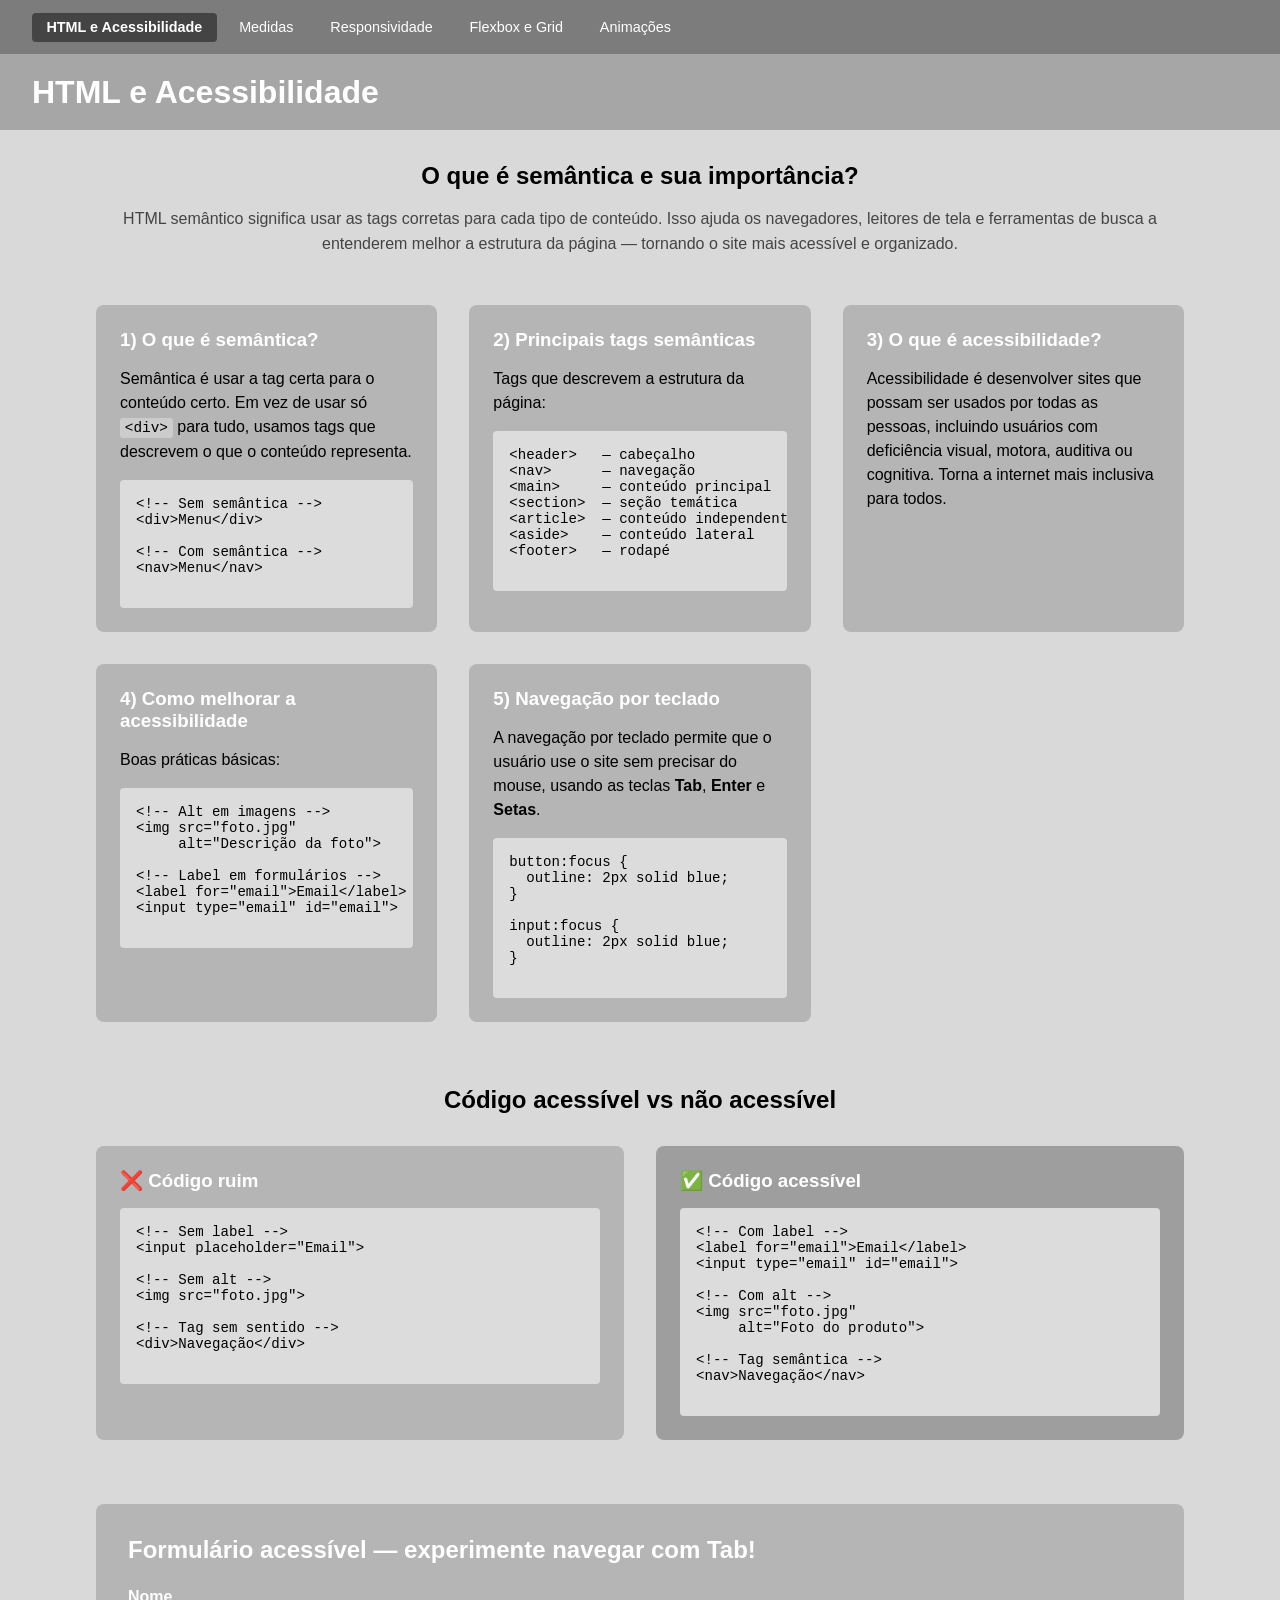
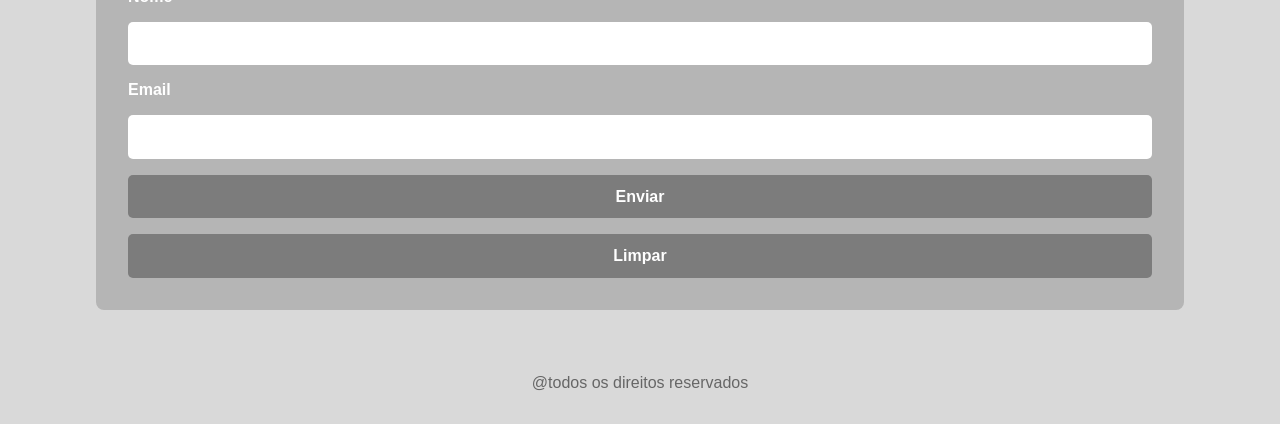
<file: index.html>
<!DOCTYPE html>
<html lang="pt-BR">
<head>
  <meta charset="UTF-8">
  <meta name="viewport" content="width=device-width, initial-scale=1.0">
  <title>HTML e Acessibilidade</title>
  <link rel="stylesheet" href="style.css">
  <link rel="stylesheet" href="acessibilidade.css">
</head>
<body>

  <nav class="navbar">
    <ul>
      <li><a href="index.html" class="ativo">HTML e Acessibilidade</a></li>
      <li><a href="medidas.html">Medidas</a></li>
      <li><a href="responsividade.html">Responsividade</a></li>
      <li><a href="layout.html">Flexbox e Grid</a></li>
      <li><a href="animacoes.html">Animações</a></li>
    </ul>
  </nav>

  <header class="top-bar">
    <h1>HTML e Acessibilidade</h1>
  </header>

  <main class="content">

    <section class="intro">
      <h2>O que é semântica e sua importância?</h2>
      <p>
        HTML semântico significa usar as tags corretas para cada tipo de conteúdo.
        Isso ajuda os navegadores, leitores de tela e ferramentas de busca a entenderem
        melhor a estrutura da página — tornando o site mais acessível e organizado.
      </p>
    </section>

    <!-- TÓPICO 1 e 2: Semântica e tags -->
    <section class="topics">

      <article class="card">
        <h3>1) O que é semântica?</h3>
        <p>
          Semântica é usar a tag certa para o conteúdo certo.
          Em vez de usar só <code>&lt;div&gt;</code> para tudo,
          usamos tags que descrevem o que o conteúdo representa.
        </p>
        <pre>
&lt;!-- Sem semântica --&gt;
&lt;div&gt;Menu&lt;/div&gt;

&lt;!-- Com semântica --&gt;
&lt;nav&gt;Menu&lt;/nav&gt;
        </pre>
      </article>

      <article class="card">
        <h3>2) Principais tags semânticas</h3>
        <p>Tags que descrevem a estrutura da página:</p>
        <pre>
&lt;header&gt;   — cabeçalho
&lt;nav&gt;      — navegação
&lt;main&gt;     — conteúdo principal
&lt;section&gt;  — seção temática
&lt;article&gt;  — conteúdo independente
&lt;aside&gt;    — conteúdo lateral
&lt;footer&gt;   — rodapé
        </pre>
      </article>

      <article class="card">
        <h3>3) O que é acessibilidade?</h3>
        <p>
          Acessibilidade é desenvolver sites que possam ser usados por todas as pessoas,
          incluindo usuários com deficiência visual, motora, auditiva ou cognitiva.
          Torna a internet mais inclusiva para todos.
        </p>
      </article>

      <article class="card">
        <h3>4) Como melhorar a acessibilidade</h3>
        <p>Boas práticas básicas:</p>
        <pre>
&lt;!-- Alt em imagens --&gt;
&lt;img src="foto.jpg"
     alt="Descrição da foto"&gt;

&lt;!-- Label em formulários --&gt;
&lt;label for="email"&gt;Email&lt;/label&gt;
&lt;input type="email" id="email"&gt;
        </pre>
      </article>

      <article class="card">
        <h3>5) Navegação por teclado</h3>
        <p>
          A navegação por teclado permite que o usuário use o site
          sem precisar do mouse, usando as teclas <strong>Tab</strong>,
          <strong>Enter</strong> e <strong>Setas</strong>.
        </p>
        <pre>
button:focus {
  outline: 2px solid blue;
}

input:focus {
  outline: 2px solid blue;
}
        </pre>
      </article>

    </section>

    <!-- Comparação bom vs ruim -->
    <section class="comparison">
      <h2>Código acessível vs não acessível</h2>
      <div class="comparison-box">

        <div class="bad">
          <h3>❌ Código ruim</h3>
          <pre>
&lt;!-- Sem label --&gt;
&lt;input placeholder="Email"&gt;

&lt;!-- Sem alt --&gt;
&lt;img src="foto.jpg"&gt;

&lt;!-- Tag sem sentido --&gt;
&lt;div&gt;Navegação&lt;/div&gt;
          </pre>
        </div>

        <div class="good">
          <h3>✅ Código acessível</h3>
          <pre>
&lt;!-- Com label --&gt;
&lt;label for="email"&gt;Email&lt;/label&gt;
&lt;input type="email" id="email"&gt;

&lt;!-- Com alt --&gt;
&lt;img src="foto.jpg"
     alt="Foto do produto"&gt;

&lt;!-- Tag semântica --&gt;
&lt;nav&gt;Navegação&lt;/nav&gt;
          </pre>
        </div>

      </div>
    </section>

    <!-- Formulário acessível de demonstração -->
    <section class="form-section">
      <h2>Formulário acessível — experimente navegar com Tab!</h2>
      <form>
        <label for="nome">Nome</label>
        <input type="text" id="nome">

        <label for="email2">Email</label>
        <input type="email" id="email2">

        <button type="submit">Enviar</button>
        <button type="reset">Limpar</button>
      </form>
    </section>

  </main>

  <footer>
    <p>@todos os direitos reservados</p>
  </footer>

</body>
</html>
</file>
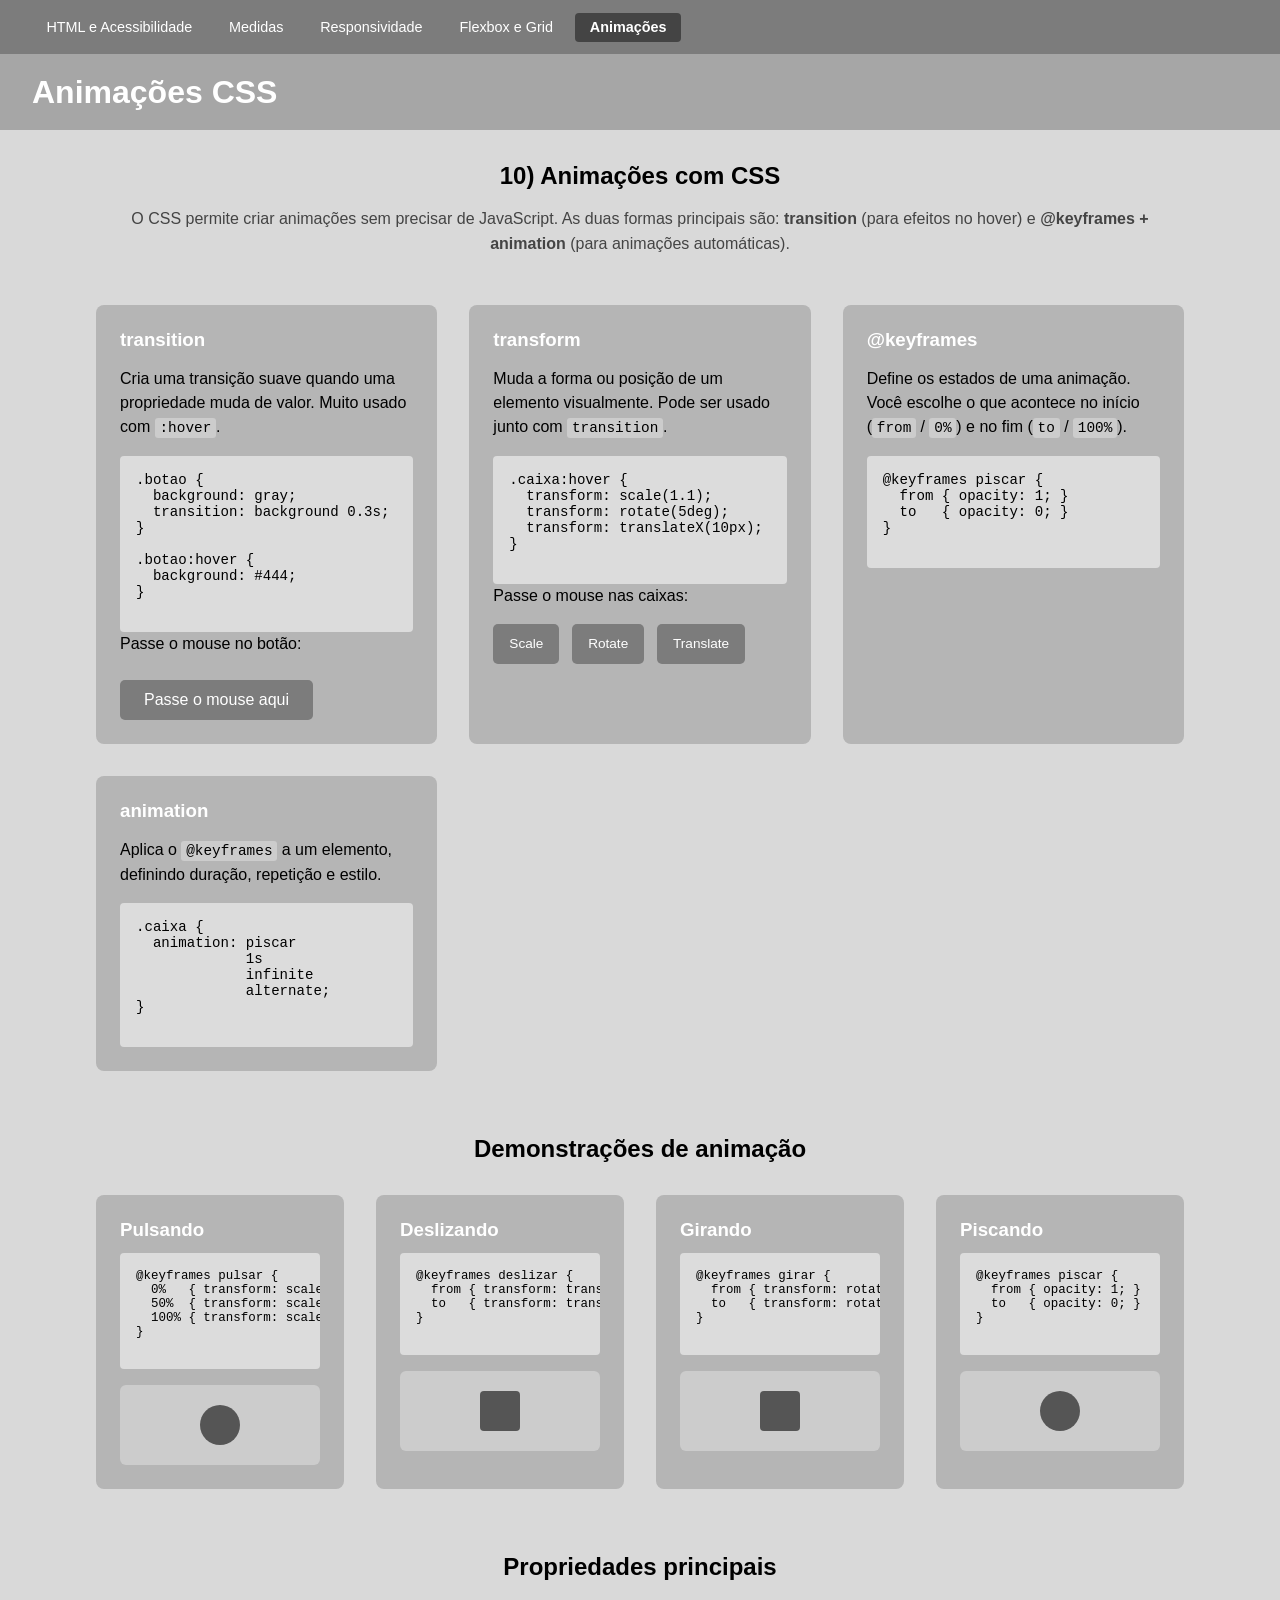
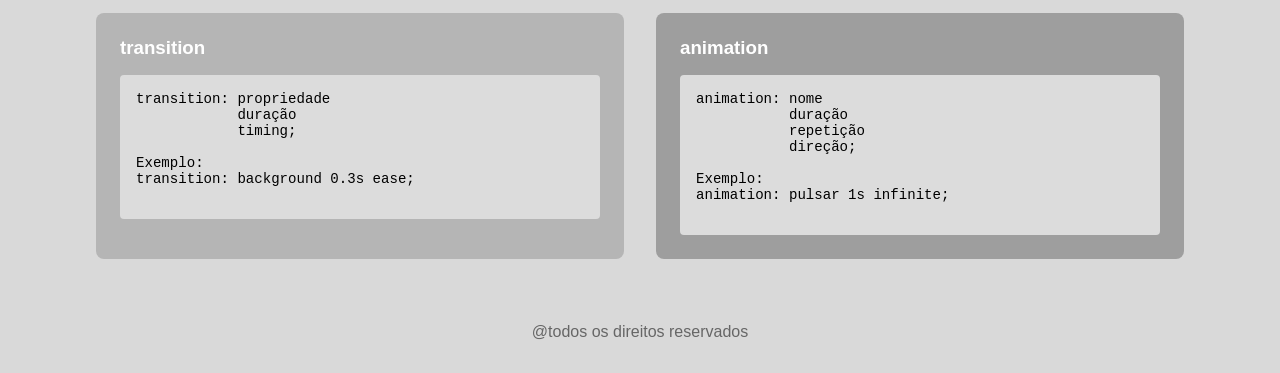
<file: animacoes.html>
<!DOCTYPE html>
<html lang="pt-BR">
<head>
  <meta charset="UTF-8">
  <meta name="viewport" content="width=device-width, initial-scale=1.0">
  <title>Animações CSS</title>
  <link rel="stylesheet" href="style.css">
  <link rel="stylesheet" href="animacoes.css">
</head>
<body>

  <nav class="navbar">
    <ul>
      <li><a href="index.html">HTML e Acessibilidade</a></li>
      <li><a href="medidas.html">Medidas</a></li>
      <li><a href="responsividade.html">Responsividade</a></li>
      <li><a href="layout.html">Flexbox e Grid</a></li>
      <li><a href="animacoes.html" class="ativo">Animações</a></li>
    </ul>
  </nav>

  <header class="top-bar">
    <h1>Animações CSS</h1>
  </header>

  <main class="content">

    <section class="intro">
      <h2>10) Animações com CSS</h2>
      <p>
        O CSS permite criar animações sem precisar de JavaScript.
        As duas formas principais são: <strong>transition</strong> (para efeitos no hover)
        e <strong>@keyframes + animation</strong> (para animações automáticas).
      </p>
    </section>

    <!-- Transition -->
    <section class="topics">

      <article class="card">
        <h3>transition</h3>
        <p>
          Cria uma transição suave quando uma propriedade muda de valor.
          Muito usado com <code>:hover</code>.
        </p>
        <pre>
.botao {
  background: gray;
  transition: background 0.3s;
}

.botao:hover {
  background: #444;
}
        </pre>
        <p>Passe o mouse no botão:</p>
        <button class="btn-transition">Passe o mouse aqui</button>
      </article>

      <article class="card">
        <h3>transform</h3>
        <p>
          Muda a forma ou posição de um elemento visualmente.
          Pode ser usado junto com <code>transition</code>.
        </p>
        <pre>
.caixa:hover {
  transform: scale(1.1);
  transform: rotate(5deg);
  transform: translateX(10px);
}
        </pre>
        <p>Passe o mouse nas caixas:</p>
        <div class="demo-transforms">
          <div class="box box-scale">Scale</div>
          <div class="box box-rotate">Rotate</div>
          <div class="box box-translate">Translate</div>
        </div>
      </article>

      <article class="card">
        <h3>@keyframes</h3>
        <p>
          Define os estados de uma animação. Você escolhe o que acontece
          no início (<code>from</code> / <code>0%</code>)
          e no fim (<code>to</code> / <code>100%</code>).
        </p>
        <pre>
@keyframes piscar {
  from { opacity: 1; }
  to   { opacity: 0; }
}
        </pre>
      </article>

      <article class="card">
        <h3>animation</h3>
        <p>
          Aplica o <code>@keyframes</code> a um elemento,
          definindo duração, repetição e estilo.
        </p>
        <pre>
.caixa {
  animation: piscar
             1s
             infinite
             alternate;
}
        </pre>
      </article>

    </section>

    <!-- Demos de animação -->
    <section class="demos-animacao">
      <h2>Demonstrações de animação</h2>

      <div class="demo-grid-animacoes">

        <div class="demo-card">
          <h3>Pulsando</h3>
          <pre>
@keyframes pulsar {
  0%   { transform: scale(1); }
  50%  { transform: scale(1.2); }
  100% { transform: scale(1); }
}
          </pre>
          <div class="demo-area">
            <div class="bola-pulsar"></div>
          </div>
        </div>

        <div class="demo-card">
          <h3>Deslizando</h3>
          <pre>
@keyframes deslizar {
  from { transform: translateX(0); }
  to   { transform: translateX(60px); }
}
          </pre>
          <div class="demo-area">
            <div class="bola-deslizar"></div>
          </div>
        </div>

        <div class="demo-card">
          <h3>Girando</h3>
          <pre>
@keyframes girar {
  from { transform: rotate(0deg); }
  to   { transform: rotate(360deg); }
}
          </pre>
          <div class="demo-area">
            <div class="bola-girar"></div>
          </div>
        </div>

        <div class="demo-card">
          <h3>Piscando</h3>
          <pre>
@keyframes piscar {
  from { opacity: 1; }
  to   { opacity: 0; }
}
          </pre>
          <div class="demo-area">
            <div class="bola-piscar"></div>
          </div>
        </div>

      </div>
    </section>

    <!-- Resumo das propriedades -->
    <section class="comparison">
      <h2>Propriedades principais</h2>
      <div class="comparison-box">
        <div class="bad">
          <h3>transition</h3>
          <pre>
transition: propriedade
            duração
            timing;

Exemplo:
transition: background 0.3s ease;
          </pre>
        </div>
        <div class="good">
          <h3>animation</h3>
          <pre>
animation: nome
           duração
           repetição
           direção;

Exemplo:
animation: pulsar 1s infinite;
          </pre>
        </div>
      </div>
    </section>

  </main>

  <footer>
    <p>@todos os direitos reservados</p>
  </footer>

</body>
</html>
</file>
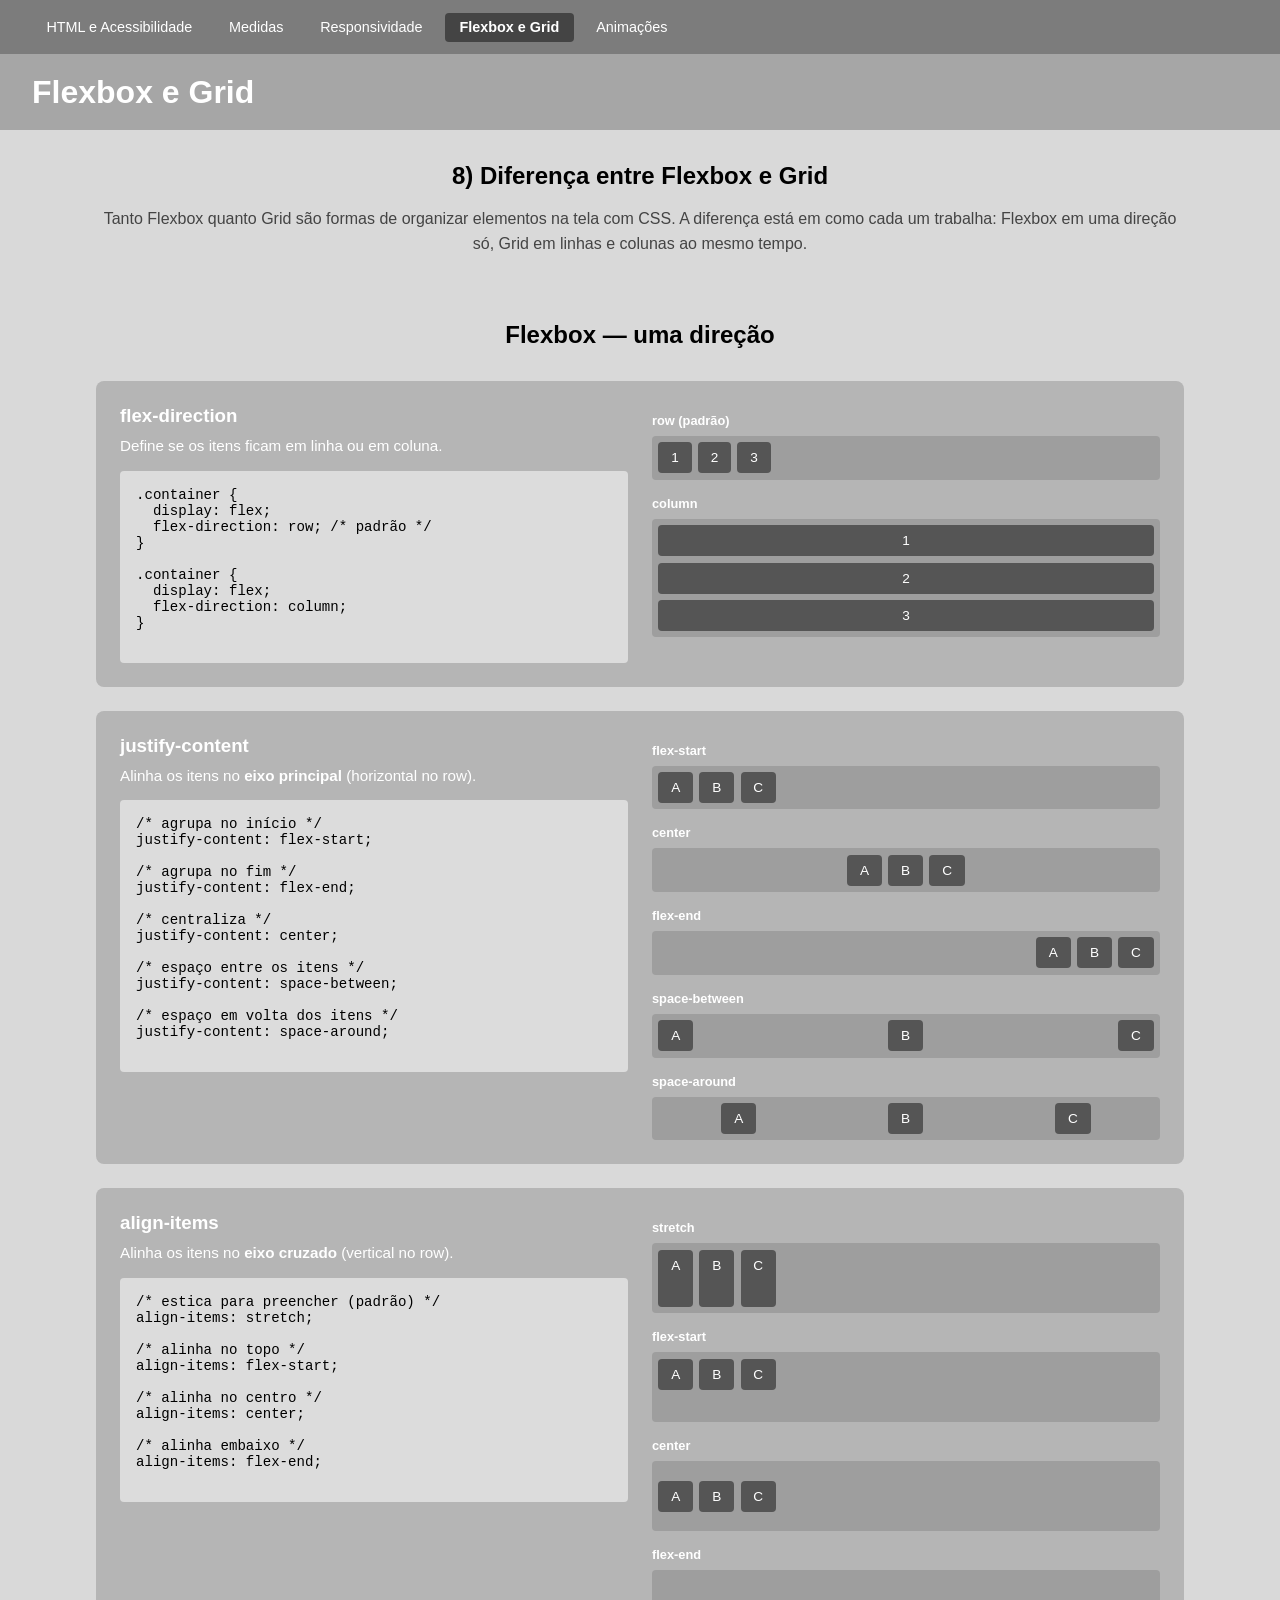
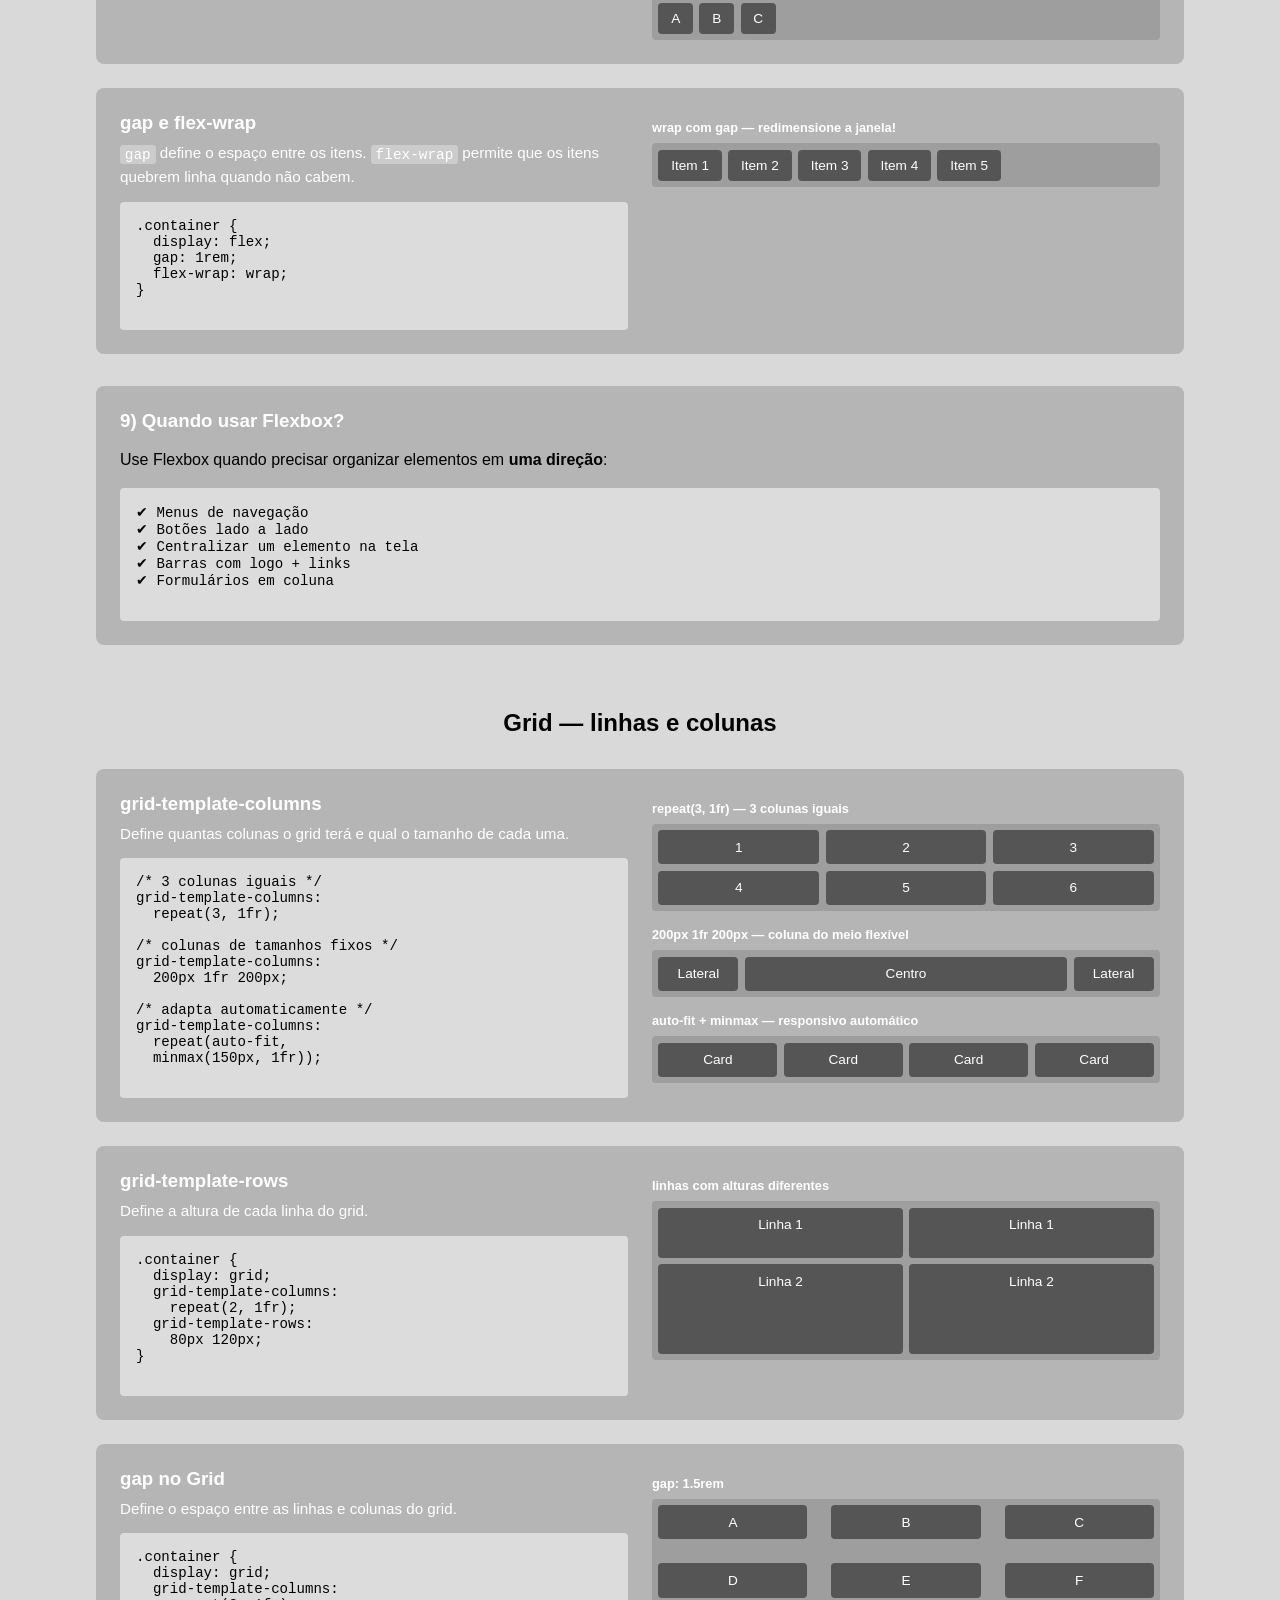
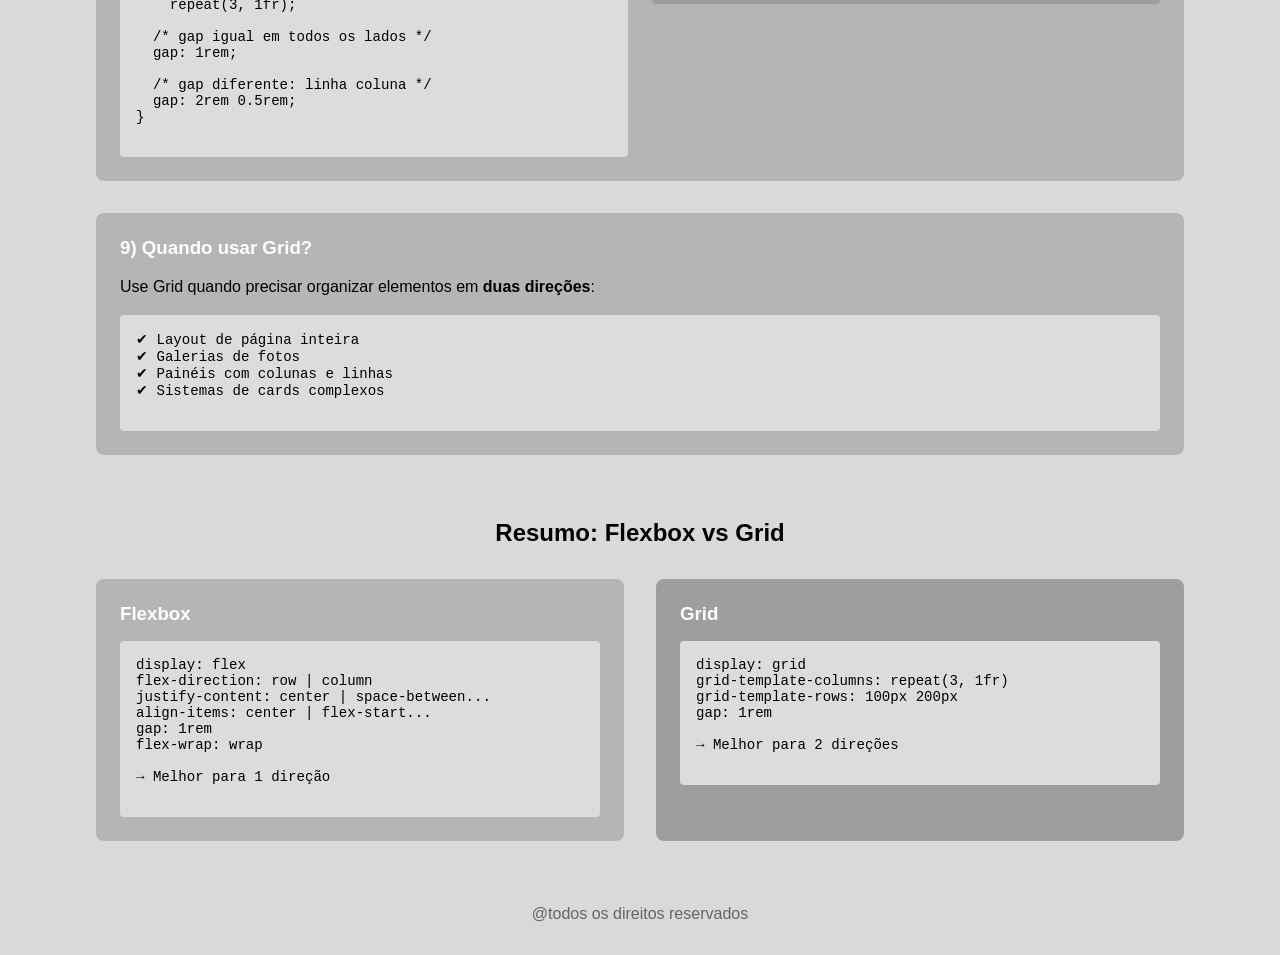
<file: layout.html>
<!doctype html>
<html lang="pt-BR">
  <head>
    <meta charset="UTF-8" />
    <meta name="viewport" content="width=device-width, initial-scale=1.0" />
    <title>Flexbox e Grid</title>
    <link rel="stylesheet" href="style.css" />
    <link rel="stylesheet" href="layout.css" />
  </head>
  <body>
    <nav class="navbar">
      <ul>
        <li><a href="index.html">HTML e Acessibilidade</a></li>
        <li><a href="medidas.html">Medidas</a></li>
        <li><a href="responsividade.html">Responsividade</a></li>
        <li><a href="layout.html" class="ativo">Flexbox e Grid</a></li>
        <li><a href="animacoes.html">Animações</a></li>
      </ul>
    </nav>

    <header class="top-bar">
      <h1>Flexbox e Grid</h1>
    </header>

    <main class="content">
      <section class="intro">
        <h2>8) Diferença entre Flexbox e Grid</h2>
        <p>
          Tanto Flexbox quanto Grid são formas de organizar elementos na tela
          com CSS. A diferença está em como cada um trabalha: Flexbox em uma
          direção só, Grid em linhas e colunas ao mesmo tempo.
        </p>
      </section>

      <!-- ==================== FLEXBOX ==================== -->
      <section class="secao-layout">
        <h2>Flexbox — uma direção</h2>

        <!-- flex-direction -->
        <div class="bloco-exemplo">
          <div class="bloco-codigo">
            <h3>flex-direction</h3>
            <p>Define se os itens ficam em linha ou em coluna.</p>
            <pre>
.container {
  display: flex;
  flex-direction: row; /* padrão */
}

.container {
  display: flex;
  flex-direction: column;
}
          </pre
            >
          </div>
          <div class="bloco-demo">
            <p class="label-demo">row (padrão)</p>
            <div class="demo-flex demo-row">
              <div class="flex-item">1</div>
              <div class="flex-item">2</div>
              <div class="flex-item">3</div>
            </div>
            <p class="label-demo">column</p>
            <div class="demo-flex demo-column">
              <div class="flex-item">1</div>
              <div class="flex-item">2</div>
              <div class="flex-item">3</div>
            </div>
          </div>
        </div>

        <!-- justify-content -->
        <div class="bloco-exemplo">
          <div class="bloco-codigo">
            <h3>justify-content</h3>
            <p>
              Alinha os itens no <strong>eixo principal</strong> (horizontal no
              row).
            </p>
            <pre>
/* agrupa no início */
justify-content: flex-start;

/* agrupa no fim */
justify-content: flex-end;

/* centraliza */
justify-content: center;

/* espaço entre os itens */
justify-content: space-between;

/* espaço em volta dos itens */
justify-content: space-around;
          </pre
            >
          </div>
          <div class="bloco-demo">
            <p class="label-demo">flex-start</p>
            <div class="demo-flex jc-start">
              <div class="flex-item">A</div>
              <div class="flex-item">B</div>
              <div class="flex-item">C</div>
            </div>
            <p class="label-demo">center</p>
            <div class="demo-flex jc-center">
              <div class="flex-item">A</div>
              <div class="flex-item">B</div>
              <div class="flex-item">C</div>
            </div>
            <p class="label-demo">flex-end</p>
            <div class="demo-flex jc-end">
              <div class="flex-item">A</div>
              <div class="flex-item">B</div>
              <div class="flex-item">C</div>
            </div>
            <p class="label-demo">space-between</p>
            <div class="demo-flex jc-between">
              <div class="flex-item">A</div>
              <div class="flex-item">B</div>
              <div class="flex-item">C</div>
            </div>
            <p class="label-demo">space-around</p>
            <div class="demo-flex jc-around">
              <div class="flex-item">A</div>
              <div class="flex-item">B</div>
              <div class="flex-item">C</div>
            </div>
          </div>
        </div>

        <!-- align-items -->
        <div class="bloco-exemplo">
          <div class="bloco-codigo">
            <h3>align-items</h3>
            <p>
              Alinha os itens no <strong>eixo cruzado</strong> (vertical no
              row).
            </p>
            <pre>
/* estica para preencher (padrão) */
align-items: stretch;

/* alinha no topo */
align-items: flex-start;

/* alinha no centro */
align-items: center;

/* alinha embaixo */
align-items: flex-end;
          </pre
            >
          </div>
          <div class="bloco-demo">
            <p class="label-demo">stretch</p>
            <div class="demo-flex demo-alto ai-stretch">
              <div class="flex-item">A</div>
              <div class="flex-item">B</div>
              <div class="flex-item">C</div>
            </div>
            <p class="label-demo">flex-start</p>
            <div class="demo-flex demo-alto ai-start">
              <div class="flex-item">A</div>
              <div class="flex-item">B</div>
              <div class="flex-item">C</div>
            </div>
            <p class="label-demo">center</p>
            <div class="demo-flex demo-alto ai-center">
              <div class="flex-item">A</div>
              <div class="flex-item">B</div>
              <div class="flex-item">C</div>
            </div>
            <p class="label-demo">flex-end</p>
            <div class="demo-flex demo-alto ai-end">
              <div class="flex-item">A</div>
              <div class="flex-item">B</div>
              <div class="flex-item">C</div>
            </div>
          </div>
        </div>

        <!-- gap e flex-wrap -->
        <div class="bloco-exemplo">
          <div class="bloco-codigo">
            <h3>gap e flex-wrap</h3>
            <p>
              <code>gap</code> define o espaço entre os itens.
              <code>flex-wrap</code> permite que os itens quebrem linha quando
              não cabem.
            </p>
            <pre>
.container {
  display: flex;
  gap: 1rem;
  flex-wrap: wrap;
}
          </pre
            >
          </div>
          <div class="bloco-demo">
            <p class="label-demo">wrap com gap — redimensione a janela!</p>
            <div class="demo-flex demo-wrap">
              <div class="flex-item">Item 1</div>
              <div class="flex-item">Item 2</div>
              <div class="flex-item">Item 3</div>
              <div class="flex-item">Item 4</div>
              <div class="flex-item">Item 5</div>
            </div>
          </div>
        </div>

        <div class="card quando-usar">
          <h3>9) Quando usar Flexbox?</h3>
          <p>
            Use Flexbox quando precisar organizar elementos em
            <strong>uma direção</strong>:
          </p>
          <pre>
✔ Menus de navegação
✔ Botões lado a lado
✔ Centralizar um elemento na tela
✔ Barras com logo + links
✔ Formulários em coluna
        </pre
          >
        </div>
      </section>

      <!-- ==================== GRID ==================== -->
      <section class="secao-layout">
        <h2>Grid — linhas e colunas</h2>

        <!-- grid-template-columns -->
        <div class="bloco-exemplo">
          <div class="bloco-codigo">
            <h3>grid-template-columns</h3>
            <p>
              Define quantas colunas o grid terá e qual o tamanho de cada uma.
            </p>
            <pre>
/* 3 colunas iguais */
grid-template-columns:
  repeat(3, 1fr);

/* colunas de tamanhos fixos */
grid-template-columns:
  200px 1fr 200px;

/* adapta automaticamente */
grid-template-columns:
  repeat(auto-fit,
  minmax(150px, 1fr));
          </pre
            >
          </div>
          <div class="bloco-demo">
            <p class="label-demo">repeat(3, 1fr) — 3 colunas iguais</p>
            <div class="demo-grid grid-3col">
              <div class="grid-item">1</div>
              <div class="grid-item">2</div>
              <div class="grid-item">3</div>
              <div class="grid-item">4</div>
              <div class="grid-item">5</div>
              <div class="grid-item">6</div>
            </div>
            <p class="label-demo">200px 1fr 200px — coluna do meio flexível</p>
            <div class="demo-grid grid-mista">
              <div class="grid-item">Lateral</div>
              <div class="grid-item">Centro</div>
              <div class="grid-item">Lateral</div>
            </div>
            <p class="label-demo">auto-fit + minmax — responsivo automático</p>
            <div class="demo-grid grid-autofit">
              <div class="grid-item">Card</div>
              <div class="grid-item">Card</div>
              <div class="grid-item">Card</div>
              <div class="grid-item">Card</div>
            </div>
          </div>
        </div>

        <!-- grid-template-rows -->
        <div class="bloco-exemplo">
          <div class="bloco-codigo">
            <h3>grid-template-rows</h3>
            <p>Define a altura de cada linha do grid.</p>
            <pre>
.container {
  display: grid;
  grid-template-columns:
    repeat(2, 1fr);
  grid-template-rows:
    80px 120px;
}
          </pre
            >
          </div>
          <div class="bloco-demo">
            <p class="label-demo">linhas com alturas diferentes</p>
            <div class="demo-grid grid-rows">
              <div class="grid-item">Linha 1</div>
              <div class="grid-item">Linha 1</div>
              <div class="grid-item">Linha 2</div>
              <div class="grid-item">Linha 2</div>
            </div>
          </div>
        </div>

        <!-- gap no grid -->
        <div class="bloco-exemplo">
          <div class="bloco-codigo">
            <h3>gap no Grid</h3>
            <p>Define o espaço entre as linhas e colunas do grid.</p>
            <pre>
.container {
  display: grid;
  grid-template-columns:
    repeat(3, 1fr);

  /* gap igual em todos os lados */
  gap: 1rem;

  /* gap diferente: linha coluna */
  gap: 2rem 0.5rem;
}
          </pre
            >
          </div>
          <div class="bloco-demo">
            <p class="label-demo">gap: 1.5rem</p>
            <div class="demo-grid grid-gap">
              <div class="grid-item">A</div>
              <div class="grid-item">B</div>
              <div class="grid-item">C</div>
              <div class="grid-item">D</div>
              <div class="grid-item">E</div>
              <div class="grid-item">F</div>
            </div>
          </div>
        </div>

        <div class="card quando-usar">
          <h3>9) Quando usar Grid?</h3>
          <p>
            Use Grid quando precisar organizar elementos em
            <strong>duas direções</strong>:
          </p>
          <pre>
✔ Layout de página inteira
✔ Galerias de fotos
✔ Painéis com colunas e linhas
✔ Sistemas de cards complexos
        </pre
          >
        </div>
      </section>

      <!-- Resumo comparativo -->
      <section class="comparison">
        <h2>Resumo: Flexbox vs Grid</h2>
        <div class="comparison-box">
          <div class="bad">
            <h3>Flexbox</h3>
            <pre>
display: flex
flex-direction: row | column
justify-content: center | space-between...
align-items: center | flex-start...
gap: 1rem
flex-wrap: wrap

→ Melhor para 1 direção
          </pre
            >
          </div>
          <div class="good">
            <h3>Grid</h3>
            <pre>
display: grid
grid-template-columns: repeat(3, 1fr)
grid-template-rows: 100px 200px
gap: 1rem

→ Melhor para 2 direções
          </pre
            >
          </div>
        </div>
      </section>
    </main>

    <footer>
      <p>@todos os direitos reservados</p>
    </footer>
  </body>
</html>
</file>
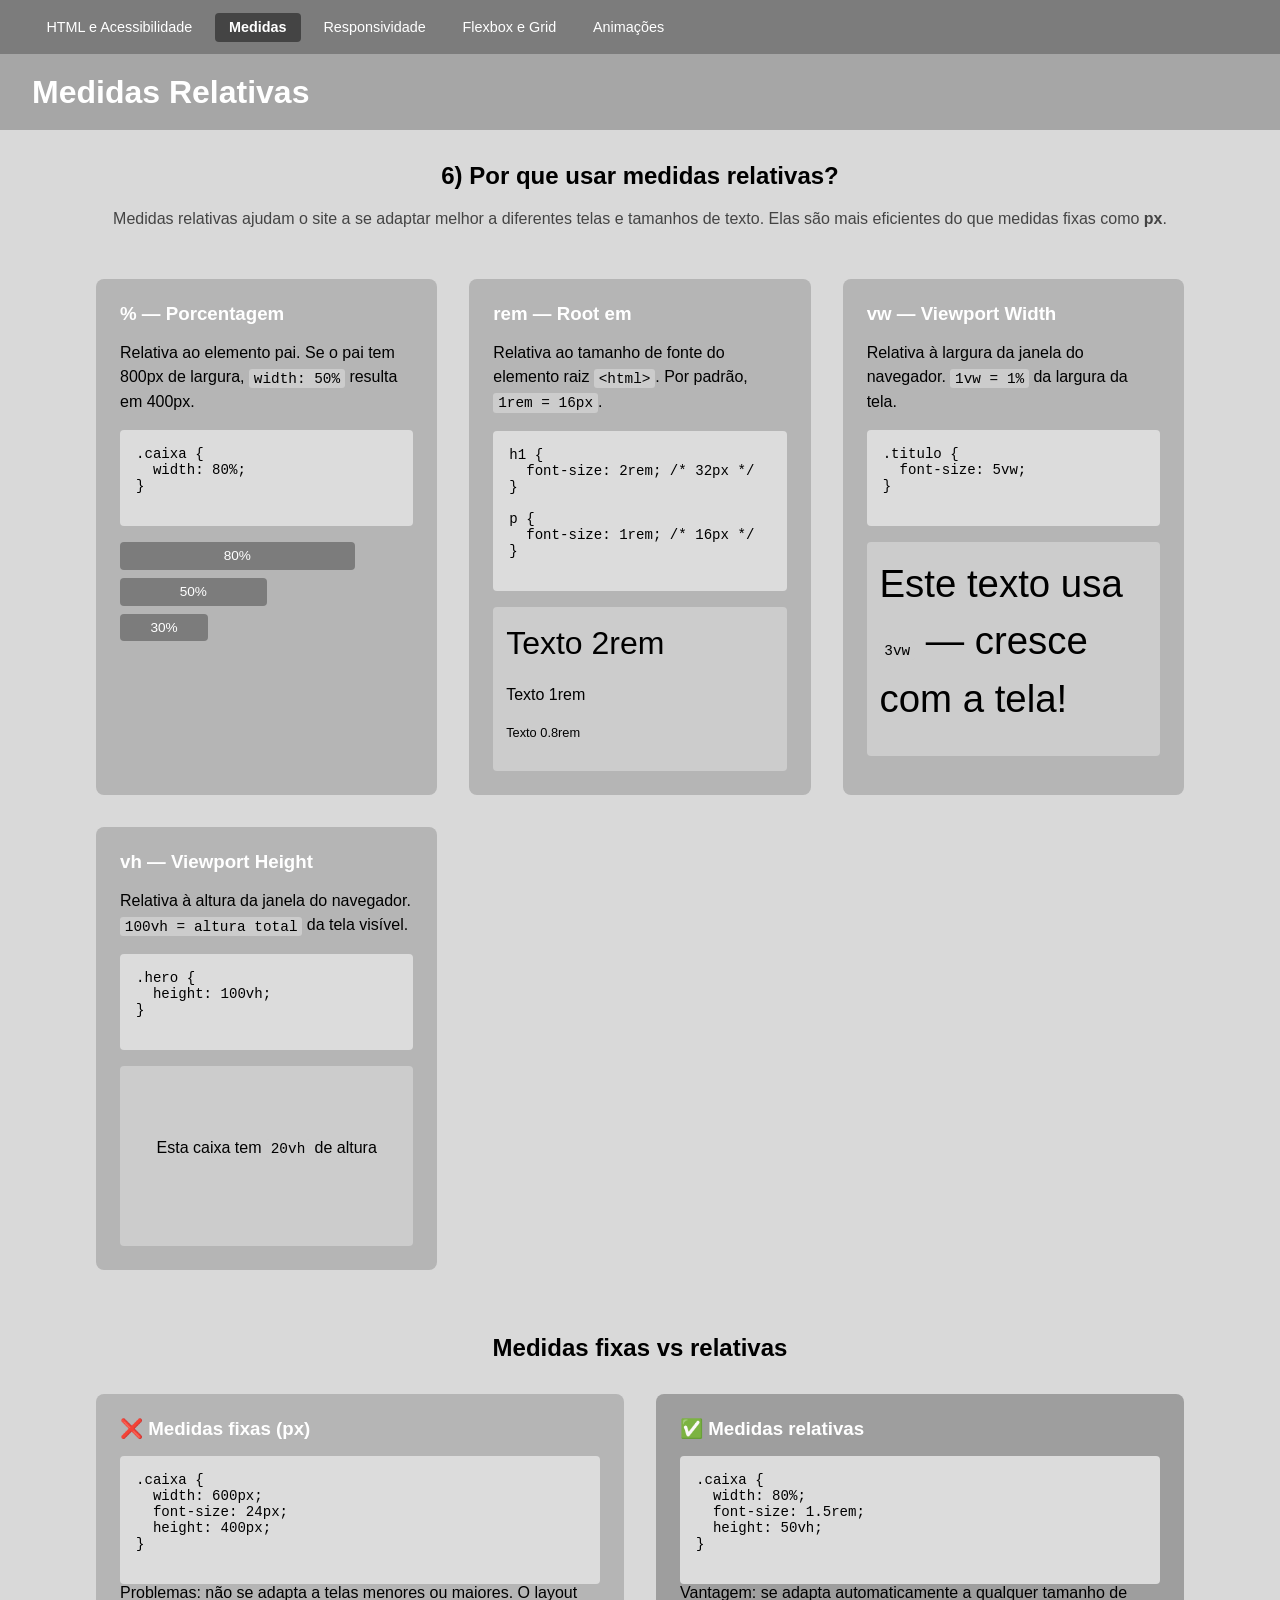
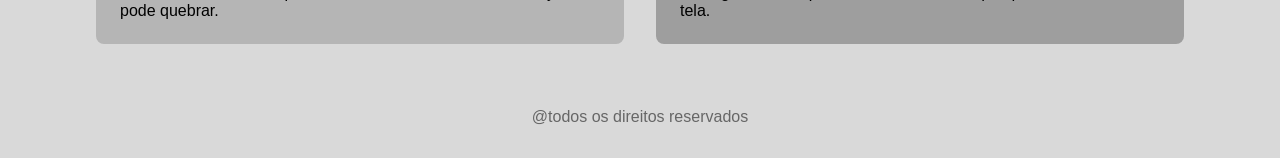
<file: medidas.html>
<!DOCTYPE html>
<html lang="pt-BR">
<head>
  <meta charset="UTF-8">
  <meta name="viewport" content="width=device-width, initial-scale=1.0">
  <title>Medidas Relativas</title>
  <link rel="stylesheet" href="style.css">
  <link rel="stylesheet" href="medidas.css">
</head>
<body>

  <nav class="navbar">
    <ul>
      <li><a href="index.html">HTML e Acessibilidade</a></li>
      <li><a href="medidas.html" class="ativo">Medidas</a></li>
      <li><a href="responsividade.html">Responsividade</a></li>
      <li><a href="layout.html">Flexbox e Grid</a></li>
      <li><a href="animacoes.html">Animações</a></li>
    </ul>
  </nav>

  <header class="top-bar">
    <h1>Medidas Relativas</h1>
  </header>

  <main class="content">

    <section class="intro">
      <h2>6) Por que usar medidas relativas?</h2>
      <p>
        Medidas relativas ajudam o site a se adaptar melhor a diferentes telas e tamanhos de texto.
        Elas são mais eficientes do que medidas fixas como <strong>px</strong>.
      </p>
    </section>

    <!-- Cards das medidas -->
    <section class="topics">

      <article class="card">
        <h3>% — Porcentagem</h3>
        <p>
          Relativa ao elemento pai. Se o pai tem 800px de largura,
          <code>width: 50%</code> resulta em 400px.
        </p>
        <pre>
.caixa {
  width: 80%;
}
        </pre>
        <div class="demo-container">
          <div class="demo-barra barra-80">80%</div>
          <div class="demo-barra barra-50">50%</div>
          <div class="demo-barra barra-30">30%</div>
        </div>
      </article>

      <article class="card">
        <h3>rem — Root em</h3>
        <p>
          Relativa ao tamanho de fonte do elemento raiz <code>&lt;html&gt;</code>.
          Por padrão, <code>1rem = 16px</code>.
        </p>
        <pre>
h1 {
  font-size: 2rem; /* 32px */
}

p {
  font-size: 1rem; /* 16px */
}
        </pre>
        <div class="demo-rem">
          <p class="texto-2rem">Texto 2rem</p>
          <p class="texto-1rem">Texto 1rem</p>
          <p class="texto-08rem">Texto 0.8rem</p>
        </div>
      </article>

      <article class="card">
        <h3>vw — Viewport Width</h3>
        <p>
          Relativa à largura da janela do navegador.
          <code>1vw = 1%</code> da largura da tela.
        </p>
        <pre>
.titulo {
  font-size: 5vw;
}
        </pre>
        <div class="demo-vw">
          <p>Este texto usa <code>3vw</code> — cresce com a tela!</p>
        </div>
      </article>

      <article class="card">
        <h3>vh — Viewport Height</h3>
        <p>
          Relativa à altura da janela do navegador.
          <code>100vh = altura total</code> da tela visível.
        </p>
        <pre>
.hero {
  height: 100vh;
}
        </pre>
        <div class="demo-vh">
          <p>Esta caixa tem <code>20vh</code> de altura</p>
        </div>
      </article>

    </section>

    <!-- Comparação px vs relativo -->
    <section class="comparison">
      <h2>Medidas fixas vs relativas</h2>
      <div class="comparison-box">

        <div class="bad">
          <h3>❌ Medidas fixas (px)</h3>
          <pre>
.caixa {
  width: 600px;
  font-size: 24px;
  height: 400px;
}
          </pre>
          <p>Problemas: não se adapta a telas menores ou maiores. O layout pode quebrar.</p>
        </div>

        <div class="good">
          <h3>✅ Medidas relativas</h3>
          <pre>
.caixa {
  width: 80%;
  font-size: 1.5rem;
  height: 50vh;
}
          </pre>
          <p>Vantagem: se adapta automaticamente a qualquer tamanho de tela.</p>
        </div>

      </div>
    </section>

  </main>

  <footer>
    <p>@todos os direitos reservados</p>
  </footer>

</body>
</html>
</file>
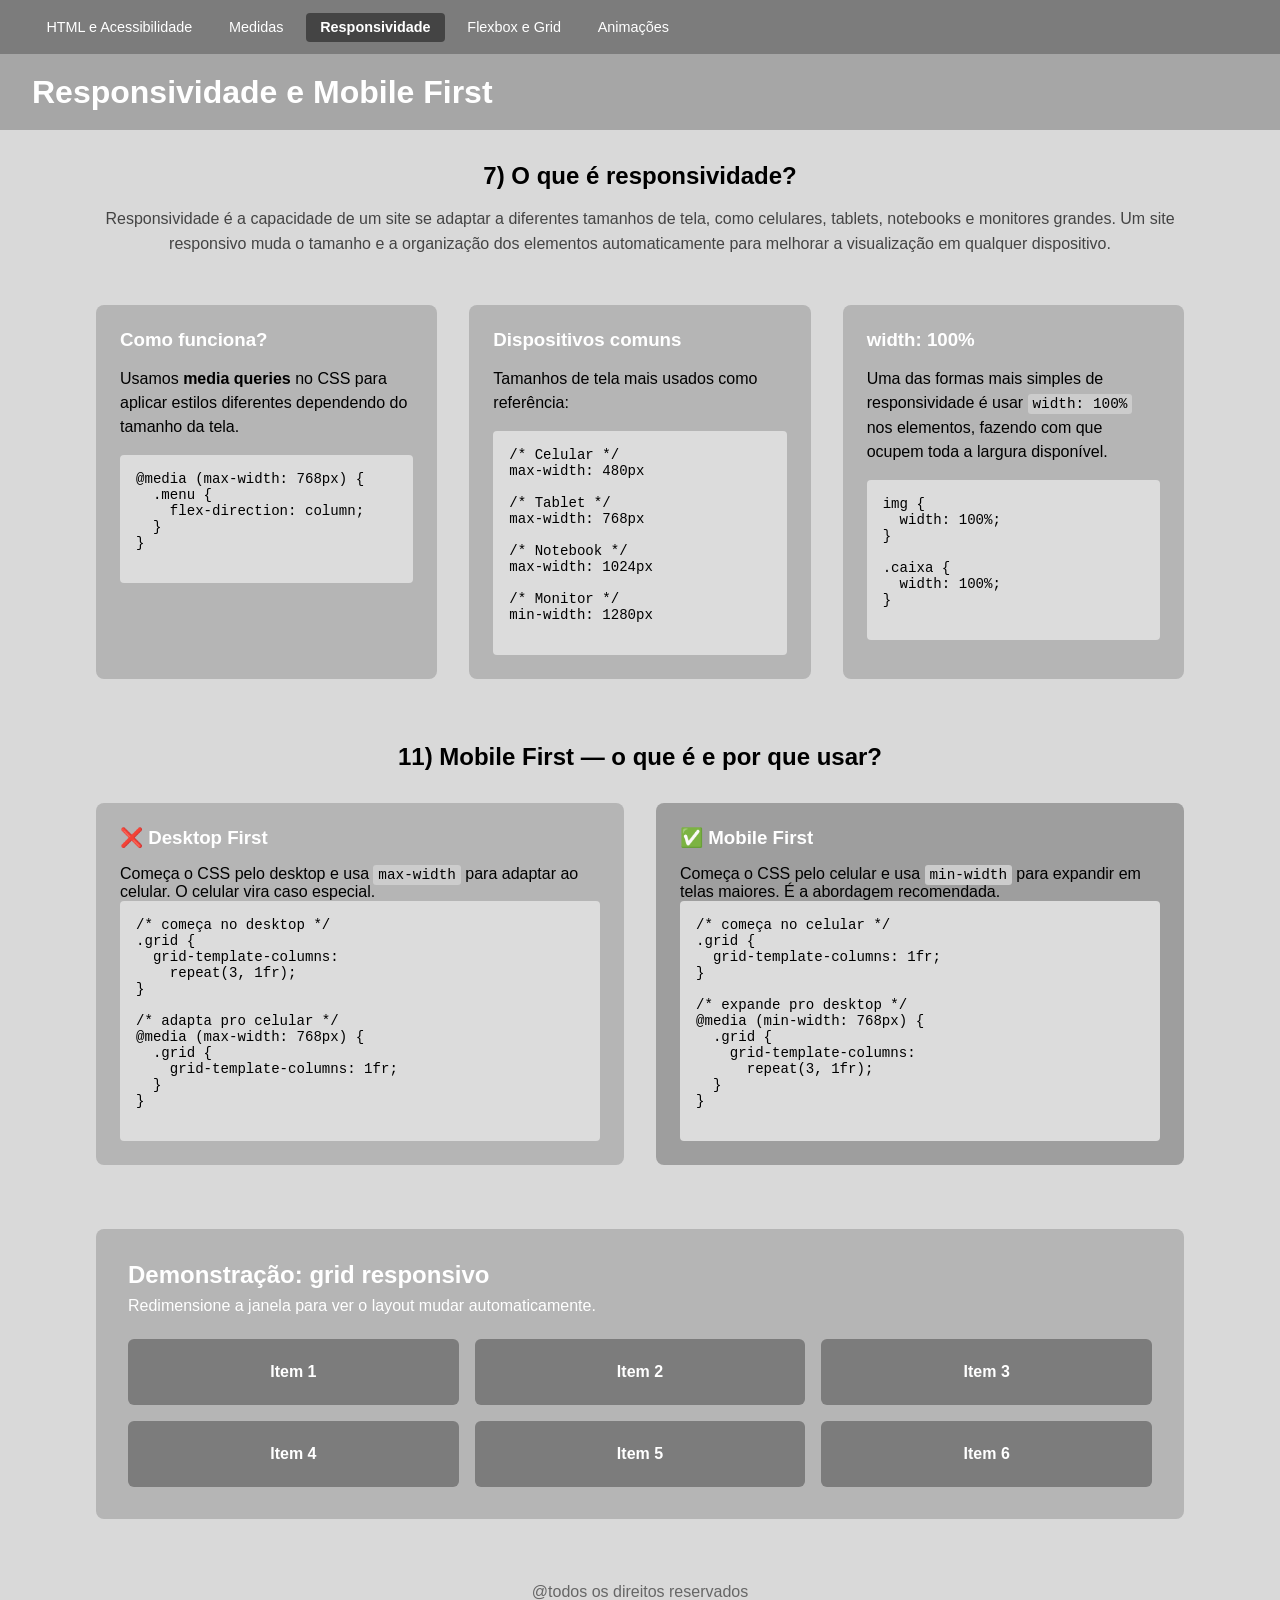
<file: responsividade.html>
<!DOCTYPE html>
<html lang="pt-BR">
<head>
  <meta charset="UTF-8">
  <meta name="viewport" content="width=device-width, initial-scale=1.0">
  <title>Responsividade e Mobile First</title>
  <link rel="stylesheet" href="style.css">
  <link rel="stylesheet" href="responsividade.css">
</head>
<body>

  <nav class="navbar">
    <ul>
      <li><a href="index.html">HTML e Acessibilidade</a></li>
      <li><a href="medidas.html">Medidas</a></li>
      <li><a href="responsividade.html" class="ativo">Responsividade</a></li>
      <li><a href="layout.html">Flexbox e Grid</a></li>
      <li><a href="animacoes.html">Animações</a></li>
    </ul>
  </nav>

  <header class="top-bar">
    <h1>Responsividade e Mobile First</h1>
  </header>

  <main class="content">

    <section class="intro">
      <h2>7) O que é responsividade?</h2>
      <p>
        Responsividade é a capacidade de um site se adaptar a diferentes tamanhos de tela,
        como celulares, tablets, notebooks e monitores grandes. Um site responsivo muda
        o tamanho e a organização dos elementos automaticamente para melhorar a visualização
        em qualquer dispositivo.
      </p>
    </section>

    <!-- Tópico 7: Responsividade -->
    <section class="topics">

      <article class="card">
        <h3>Como funciona?</h3>
        <p>
          Usamos <strong>media queries</strong> no CSS para aplicar estilos
          diferentes dependendo do tamanho da tela.
        </p>
        <pre>
@media (max-width: 768px) {
  .menu {
    flex-direction: column;
  }
}
        </pre>
      </article>

      <article class="card">
        <h3>Dispositivos comuns</h3>
        <p>Tamanhos de tela mais usados como referência:</p>
        <pre>
/* Celular */
max-width: 480px

/* Tablet */
max-width: 768px

/* Notebook */
max-width: 1024px

/* Monitor */
min-width: 1280px
        </pre>
      </article>

      <article class="card">
        <h3>width: 100%</h3>
        <p>
          Uma das formas mais simples de responsividade é usar
          <code>width: 100%</code> nos elementos,
          fazendo com que ocupem toda a largura disponível.
        </p>
        <pre>
img {
  width: 100%;
}

.caixa {
  width: 100%;
}
        </pre>
      </article>

    </section>

    <!-- Tópico 11: Mobile First -->
    <section class="mobile-first">
      <h2>11) Mobile First — o que é e por que usar?</h2>

      <div class="comparison-box">

        <div class="bad">
          <h3>❌ Desktop First</h3>
          <p>Começa o CSS pelo desktop e usa <code>max-width</code> para adaptar ao celular. O celular vira caso especial.</p>
          <pre>
/* começa no desktop */
.grid {
  grid-template-columns:
    repeat(3, 1fr);
}

/* adapta pro celular */
@media (max-width: 768px) {
  .grid {
    grid-template-columns: 1fr;
  }
}
          </pre>
        </div>

        <div class="good">
          <h3>✅ Mobile First</h3>
          <p>Começa o CSS pelo celular e usa <code>min-width</code> para expandir em telas maiores. É a abordagem recomendada.</p>
          <pre>
/* começa no celular */
.grid {
  grid-template-columns: 1fr;
}

/* expande pro desktop */
@media (min-width: 768px) {
  .grid {
    grid-template-columns:
      repeat(3, 1fr);
  }
}
          </pre>
        </div>

      </div>
    </section>

    <!-- Demo visual responsivo -->
    <section class="demo-responsivo">
      <h2>Demonstração: grid responsivo</h2>
      <p>Redimensione a janela para ver o layout mudar automaticamente.</p>
      <div class="grid-demo">
        <div class="grid-item">Item 1</div>
        <div class="grid-item">Item 2</div>
        <div class="grid-item">Item 3</div>
        <div class="grid-item">Item 4</div>
        <div class="grid-item">Item 5</div>
        <div class="grid-item">Item 6</div>
      </div>
    </section>

  </main>

  <footer>
    <p>@todos os direitos reservados</p>
  </footer>

</body>
</html>
</file>
<file: style.css>
* {
  margin: 0;
  padding: 0;
  box-sizing: border-box;
}

body {
  background: #d9d9d9;
  font-family: Arial, Helvetica, sans-serif;
  color: #000;
}

/* ===== NAVBAR ===== */
.navbar {
  background: #7c7c7c;
  padding: 0.8rem 2rem;
}

.navbar ul {
  list-style: none;
  display: flex;
  flex-wrap: wrap;
  gap: 0.5rem;
}

.navbar ul li a {
  color: white;
  text-decoration: none;
  padding: 0.4rem 0.9rem;
  border-radius: 4px;
  font-size: 0.9rem;
  display: block;
}

.navbar ul li a:hover {
  background: #555;
}

.navbar ul li a.ativo {
  background: #444;
  font-weight: bold;
}

/* ===== TOP BAR ===== */
.top-bar {
  background: #a6a6a6;
  padding: 1.2rem 2rem;
}

.top-bar h1 {
  color: white;
}

/* ===== CONTENT ===== */
.content {
  width: 85%;
  margin: auto;
  padding: 2rem 0;
}

/* ===== INTRO ===== */
.intro {
  text-align: center;
  margin-bottom: 3rem;
}

.intro h2 {
  margin-bottom: 1rem;
}

.intro p {
  line-height: 1.6;
  color: #444;
}

/* ===== CARDS ===== */
.topics {
  display: grid;
  grid-template-columns: repeat(auto-fit, minmax(250px, 1fr));
  gap: 2rem;
}

.card {
  background: #b5b5b5;
  padding: 1.5rem;
  border-radius: 8px;
}

.card h3 {
  margin-bottom: 1rem;
  color: white;
}

.card p {
  margin-bottom: 1rem;
  line-height: 1.5;
}

/* ===== PRE / CODE ===== */
pre {
  background: #dcdcdc;
  padding: 1rem;
  overflow-x: auto;
  border-radius: 4px;
  font-size: 0.88rem;
  font-family: "Courier New", monospace;
}

/* ===== COMPARISON ===== */
.comparison {
  margin-top: 4rem;
}

.comparison h2 {
  text-align: center;
  margin-bottom: 2rem;
}

.comparison-box {
  display: grid;
  grid-template-columns: repeat(auto-fit, minmax(300px, 1fr));
  gap: 2rem;
}

.bad,
.good {
  padding: 1.5rem;
  border-radius: 8px;
}

.bad {
  background: #b5b5b5;
}

.good {
  background: #9e9e9e;
}

.bad h3,
.good h3 {
  color: white;
  margin-bottom: 1rem;
}

/* ===== FOOTER ===== */
footer {
  text-align: center;
  padding: 2rem;
  color: #666;
}

/* ===== RESPONSIVO BASE ===== */
@media (max-width: 768px) {
  .content {
    width: 92%;
  }

  .navbar ul {
    gap: 0.3rem;
  }

  .navbar ul li a {
    font-size: 0.8rem;
    padding: 0.3rem 0.6rem;
  }
}
</file>
<file: acessibilidade.css>
.form-section {
  margin-top: 4rem;
  background: #b5b5b5;
  padding: 2rem;
  border-radius: 8px;
}

.form-section h2 {
  color: white;
  margin-bottom: 1.5rem;
}

.form-section form {
  display: flex;
  flex-direction: column;
  gap: 1rem;
}

.form-section label {
  font-weight: bold;
  color: white;
}

.form-section input {
  padding: 0.8rem;
  border: none;
  border-radius: 5px;
  font-size: 1rem;
}

.form-section button {
  padding: 0.8rem;
  border: none;
  border-radius: 5px;
  background: #7c7c7c;
  color: white;
  font-weight: bold;
  cursor: pointer;
  font-size: 1rem;
}

.form-section button:hover {
  background: #555;
}

button:focus,
input:focus {
  outline: 2px solid blue;
}

code {
  background: #ccc;
  padding: 0.1rem 0.3rem;
  border-radius: 3px;
  font-family: "Courier New", monospace;
  font-size: 0.9rem;
}
</file>
<file: animacoes.css>
code {
  background: #ccc;
  padding: 0.1rem 0.3rem;
  border-radius: 3px;
  font-family: "Courier New", monospace;
  font-size: 0.9rem;
}

/* ===== BOTÃO COM TRANSITION ===== */
.btn-transition {
  margin-top: 0.5rem;
  padding: 0.7rem 1.5rem;
  background: #7c7c7c;
  color: white;
  border: none;
  border-radius: 5px;
  font-size: 1rem;
  cursor: pointer;
  transition: background 0.3s;
}

.btn-transition:hover {
  background: #333;
}

/* ===== TRANSFORM DEMOS ===== */
.demo-transforms {
  display: flex;
  gap: 0.8rem;
  flex-wrap: wrap;
  margin-top: 0.5rem;
}

.box {
  background: #7c7c7c;
  color: white;
  padding: 0.8rem 1rem;
  border-radius: 5px;
  cursor: pointer;
  font-size: 0.85rem;
  transition: transform 0.3s;
}

.box-scale:hover {
  transform: scale(1.2);
}

.box-rotate:hover {
  transform: rotate(10deg);
}

.box-translate:hover {
  transform: translateX(10px);
}

/* ===== SEÇÃO DEMOS DE ANIMAÇÃO ===== */
.demos-animacao {
  margin-top: 4rem;
}

.demos-animacao h2 {
  text-align: center;
  margin-bottom: 2rem;
}

.demo-grid-animacoes {
  display: grid;
  grid-template-columns: repeat(auto-fit, minmax(200px, 1fr));
  gap: 2rem;
}

.demo-card {
  background: #b5b5b5;
  padding: 1.5rem;
  border-radius: 8px;
}

.demo-card h3 {
  color: white;
  margin-bottom: 0.8rem;
}

.demo-card pre {
  font-size: 0.78rem;
  margin-bottom: 1rem;
}

.demo-area {
  background: #ccc;
  border-radius: 6px;
  height: 80px;
  display: flex;
  align-items: center;
  justify-content: center;
}

/* ===== BOLA BASE ===== */
.bola-pulsar,
.bola-deslizar,
.bola-girar,
.bola-piscar {
  width: 40px;
  height: 40px;
  background: #555;
  border-radius: 50%;
}

/* ===== KEYFRAMES ===== */
@keyframes pulsar {
  0%   { transform: scale(1); }
  50%  { transform: scale(1.3); }
  100% { transform: scale(1); }
}

@keyframes deslizar {
  from { transform: translateX(-30px); }
  to   { transform: translateX(30px); }
}

@keyframes girar {
  from { transform: rotate(0deg); }
  to   { transform: rotate(360deg); }
}

@keyframes piscar {
  from { opacity: 1; }
  to   { opacity: 0; }
}

/* ===== APLICANDO ANIMAÇÕES ===== */
.bola-pulsar {
  animation: pulsar 1s infinite;
}

.bola-deslizar {
  border-radius: 4px;
  animation: deslizar 1s infinite alternate;
}

.bola-girar {
  border-radius: 4px;
  animation: girar 1.5s linear infinite;
}

.bola-piscar {
  animation: piscar 0.8s infinite alternate;
}

/* ===== RESPONSIVO ===== */
@media (max-width: 600px) {
  .demo-grid-animacoes {
    grid-template-columns: 1fr;
  }
}
</file>
<file: layout.css>
code {
  background: #ccc;
  padding: 0.1rem 0.3rem;
  border-radius: 3px;
  font-family: "Courier New", monospace;
  font-size: 0.9rem;
}

/* ===== SEÇÃO ===== */
.secao-layout {
  margin-top: 4rem;
}

.secao-layout h2 {
  text-align: center;
  margin-bottom: 2rem;
}

.quando-usar {
  margin-top: 2rem;
}

/* ===== BLOCO EXEMPLO: código + demo lado a lado ===== */
.bloco-exemplo {
  display: grid;
  grid-template-columns: 1fr 1fr;
  gap: 1.5rem;
  background: #b5b5b5;
  padding: 1.5rem;
  border-radius: 8px;
  margin-bottom: 1.5rem;
}

.bloco-codigo h3 {
  color: white;
  margin-bottom: 0.5rem;
}

.bloco-codigo p {
  color: white;
  margin-bottom: 0.8rem;
  line-height: 1.5;
  font-size: 0.95rem;
}

.bloco-demo {
  display: flex;
  flex-direction: column;
  gap: 0.5rem;
}

.label-demo {
  color: white;
  font-size: 0.8rem;
  font-weight: bold;
  margin-top: 0.5rem;
}

/* ===== ITENS BASE ===== */
.flex-item {
  background: #555;
  color: white;
  padding: 0.5rem 0.8rem;
  border-radius: 4px;
  text-align: center;
  font-size: 0.85rem;
}

.flex-item-alto {
  padding: 1.2rem 0.8rem;
}

.grid-item {
  background: #555;
  color: white;
  padding: 0.6rem;
  border-radius: 4px;
  text-align: center;
  font-size: 0.85rem;
}

/* ===== DEMO FLEX BASE ===== */
.demo-flex {
  display: flex;
  background: #9e9e9e;
  border-radius: 4px;
  padding: 0.4rem;
  gap: 0.4rem;
  min-height: 40px;
}

/* flex-direction */
.demo-row {
  flex-direction: row;
}

.demo-column {
  flex-direction: column;
}

/* justify-content */
.jc-start {
  justify-content: flex-start;
}
.jc-center {
  justify-content: center;
}
.jc-end {
  justify-content: flex-end;
}
.jc-between {
  justify-content: space-between;
}
.jc-around {
  justify-content: space-around;
}

/* align-items — container com altura para ficar visível */
.demo-alto {
  height: 70px;
  align-items: flex-start; /* padrão visual, sobrescrito abaixo */
}

.ai-stretch {
  align-items: stretch;
}
.ai-start {
  align-items: flex-start;
}
.ai-center {
  align-items: center;
}
.ai-end {
  align-items: flex-end;
}

/* flex-wrap */
.demo-wrap {
  flex-wrap: wrap;
}

/* ===== DEMO GRID ===== */
.demo-grid {
  display: grid;
  gap: 0.4rem;
  background: #9e9e9e;
  padding: 0.4rem;
  border-radius: 4px;
}

/* 3 colunas iguais */
.grid-3col {
  grid-template-columns: repeat(3, 1fr);
}

/* coluna mista: 200px centro flex 200px */
.grid-mista {
  grid-template-columns: 80px 1fr 80px;
}

/* auto-fit: colunas que se adaptam */
.grid-autofit {
  grid-template-columns: repeat(auto-fit, minmax(80px, 1fr));
}

/* linhas com alturas diferentes */
.grid-rows {
  grid-template-columns: repeat(2, 1fr);
  grid-template-rows: 50px 90px;
}

/* gap maior para destacar */
.grid-gap {
  grid-template-columns: repeat(3, 1fr);
  gap: 1.5rem;
}

/* ===== RESPONSIVO ===== */
@media (max-width: 700px) {
  .bloco-exemplo {
    grid-template-columns: 1fr;
  }

  .grid-mista {
    grid-template-columns: 1fr;
  }
}
</file>
<file: medidas.css>
code {
  background: #ccc;
  padding: 0.1rem 0.3rem;
  border-radius: 3px;
  font-family: "Courier New", monospace;
  font-size: 0.9rem;
}

/* ===== DEMO BARRAS % ===== */
.demo-container {
  margin-top: 1rem;
  display: flex;
  flex-direction: column;
  gap: 0.5rem;
}

.demo-barra {
  background: #7c7c7c;
  color: white;
  padding: 0.4rem 0.6rem;
  border-radius: 4px;
  font-size: 0.85rem;
  text-align: center;
}

.barra-80 {
  width: 80%;
}

.barra-50 {
  width: 50%;
}

.barra-30 {
  width: 30%;
}

/* ===== DEMO REM ===== */
.demo-rem {
  margin-top: 1rem;
  background: #ccc;
  padding: 0.8rem;
  border-radius: 4px;
}

.texto-2rem {
  font-size: 2rem;
}

.texto-1rem {
  font-size: 1rem;
}

.texto-08rem {
  font-size: 0.8rem;
}

/* ===== DEMO VW ===== */
.demo-vw {
  margin-top: 1rem;
  background: #ccc;
  padding: 0.8rem;
  border-radius: 4px;
}

.demo-vw p {
  font-size: 3vw;
}

/* ===== DEMO VH ===== */
.demo-vh {
  margin-top: 1rem;
  background: #ccc;
  border-radius: 4px;
  height: 20vh;
  display: flex;
  align-items: center;
  justify-content: center;
  text-align: center;
  padding: 0.5rem;
}

/* ===== RESPONSIVO ===== */
@media (max-width: 768px) {
  .demo-vw p {
    font-size: 4vw;
  }
}
</file>
<file: responsividade.css>
code {
  background: #ccc;
  padding: 0.1rem 0.3rem;
  border-radius: 3px;
  font-family: "Courier New", monospace;
  font-size: 0.9rem;
}

/* ===== SEÇÃO MOBILE FIRST ===== */
.mobile-first {
  margin-top: 4rem;
}

.mobile-first h2 {
  text-align: center;
  margin-bottom: 2rem;
}

/* ===== DEMO GRID RESPONSIVO ===== */
.demo-responsivo {
  margin-top: 4rem;
  background: #b5b5b5;
  padding: 2rem;
  border-radius: 8px;
}

.demo-responsivo h2 {
  color: white;
  margin-bottom: 0.5rem;
}

.demo-responsivo p {
  color: white;
  margin-bottom: 1.5rem;
}

/* Mobile first: começa com 1 coluna */
.grid-demo {
  display: grid;
  grid-template-columns: 1fr;
  gap: 1rem;
}

.grid-item {
  background: #7c7c7c;
  color: white;
  padding: 1.5rem;
  border-radius: 6px;
  text-align: center;
  font-weight: bold;
}

/* Tablet: 2 colunas */
@media (min-width: 600px) {
  .grid-demo {
    grid-template-columns: repeat(2, 1fr);
  }
}

/* Desktop: 3 colunas */
@media (min-width: 900px) {
  .grid-demo {
    grid-template-columns: repeat(3, 1fr);
  }
}
</file>
